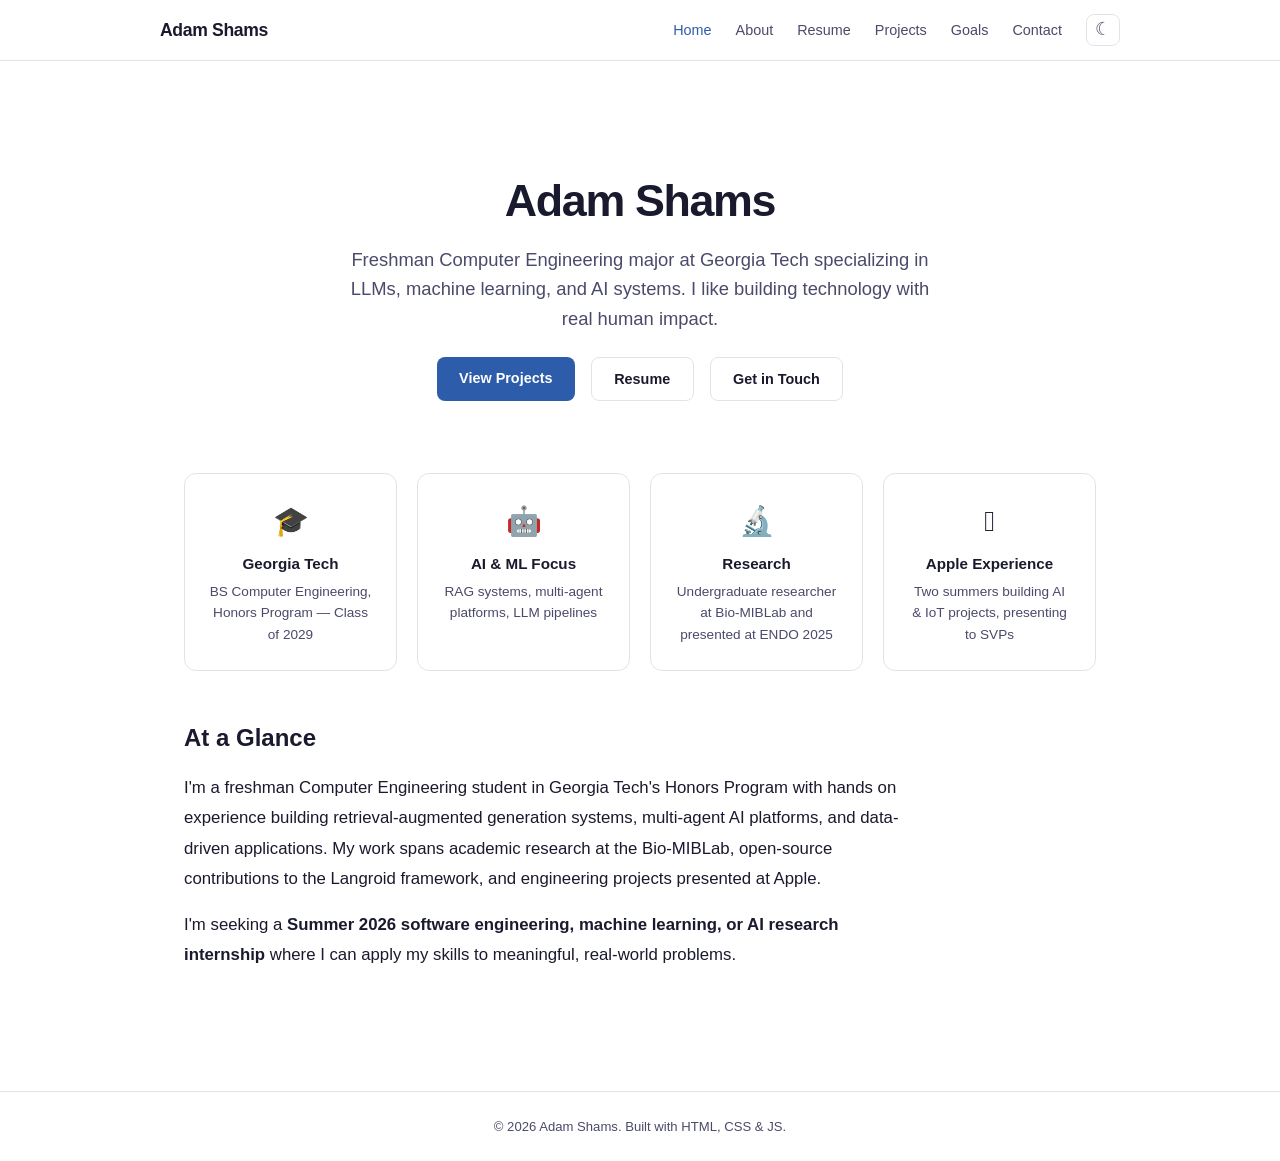
<file: index.html>
<!DOCTYPE html>
<html lang="en">
<head>
  <meta charset="UTF-8">
  <meta name="viewport" content="width=device-width, initial-scale=1.0">
  <title>Adam Shams — Computer Engineering @ Georgia Tech</title>
  <link rel="stylesheet" href="css/style.css">
</head>
<body>

<nav class="nav">
  <div class="nav-inner">
    <a href="index.html" class="nav-logo">Adam Shams</a>
    <button class="hamburger" aria-label="Toggle menu" aria-expanded="false">
      <span></span><span></span><span></span>
    </button>
    <ul class="nav-links">
      <li><a href="index.html">Home</a></li>
      <li><a href="about.html">About</a></li>
      <li><a href="resume.html">Resume</a></li>
      <li><a href="projects.html">Projects</a></li>
      <li><a href="goals.html">Goals</a></li>
      <li><a href="contact.html">Contact</a></li>
      <li><button class="theme-toggle" aria-label="Toggle theme">&#9790;</button></li>
    </ul>
  </div>
</nav>

<main class="container">
  <section class="hero">
    <h1>Adam Shams</h1>
    <p class="subtitle">Freshman Computer Engineering major at Georgia Tech specializing in LLMs, machine learning, and AI systems. I like building technology with real human impact.</p>
    <div class="hero-links">
      <a href="projects.html" class="btn btn-primary">View Projects</a>
      <a href="resume.html" class="btn btn-secondary">Resume</a>
      <a href="contact.html" class="btn btn-secondary">Get in Touch</a>
    </div>
  </section>

  <section class="section">
    <div class="highlights">
      <div class="highlight-card">
        <div class="icon">&#127891;</div>
        <h3>Georgia Tech</h3>
        <p>BS Computer Engineering, Honors Program — Class of 2029</p>
      </div>
      <div class="highlight-card">
        <div class="icon">&#129302;</div>
        <h3>AI &amp; ML Focus</h3>
        <p>RAG systems, multi-agent platforms, LLM pipelines</p>
      </div>
      <div class="highlight-card">
        <div class="icon">&#128300;</div>
        <h3>Research</h3>
        <p>Undergraduate researcher at Bio-MIBLab and presented at ENDO 2025</p>
      </div>
      <div class="highlight-card">
        <div class="icon">&#63743;</div>
        <h3>Apple Experience</h3>
        <p>Two summers building AI &amp; IoT projects, presenting to SVPs</p>
      </div>
    </div>
  </section>

  <section class="section">
    <h2>At a Glance</h2>
    <div class="bio-text" style="margin-top: 1rem;">
      <p>I'm a freshman Computer Engineering student in Georgia Tech's Honors Program with hands on experience building retrieval-augmented generation systems, multi-agent AI platforms, and data-driven applications. My work spans academic research at the Bio-MIBLab, open-source contributions to the Langroid framework, and engineering projects presented at Apple.</p>
      <p>I'm seeking a <strong>Summer 2026 software engineering, machine learning, or AI research internship</strong> where I can apply my skills to meaningful, real-world problems.</p>
    </div>
  </section>
</main>

<footer class="footer">
  &copy; 2026 Adam Shams. Built with HTML, CSS &amp; JS.
</footer>

<script src="js/main.js"></script>
</body>
</html>
</file>
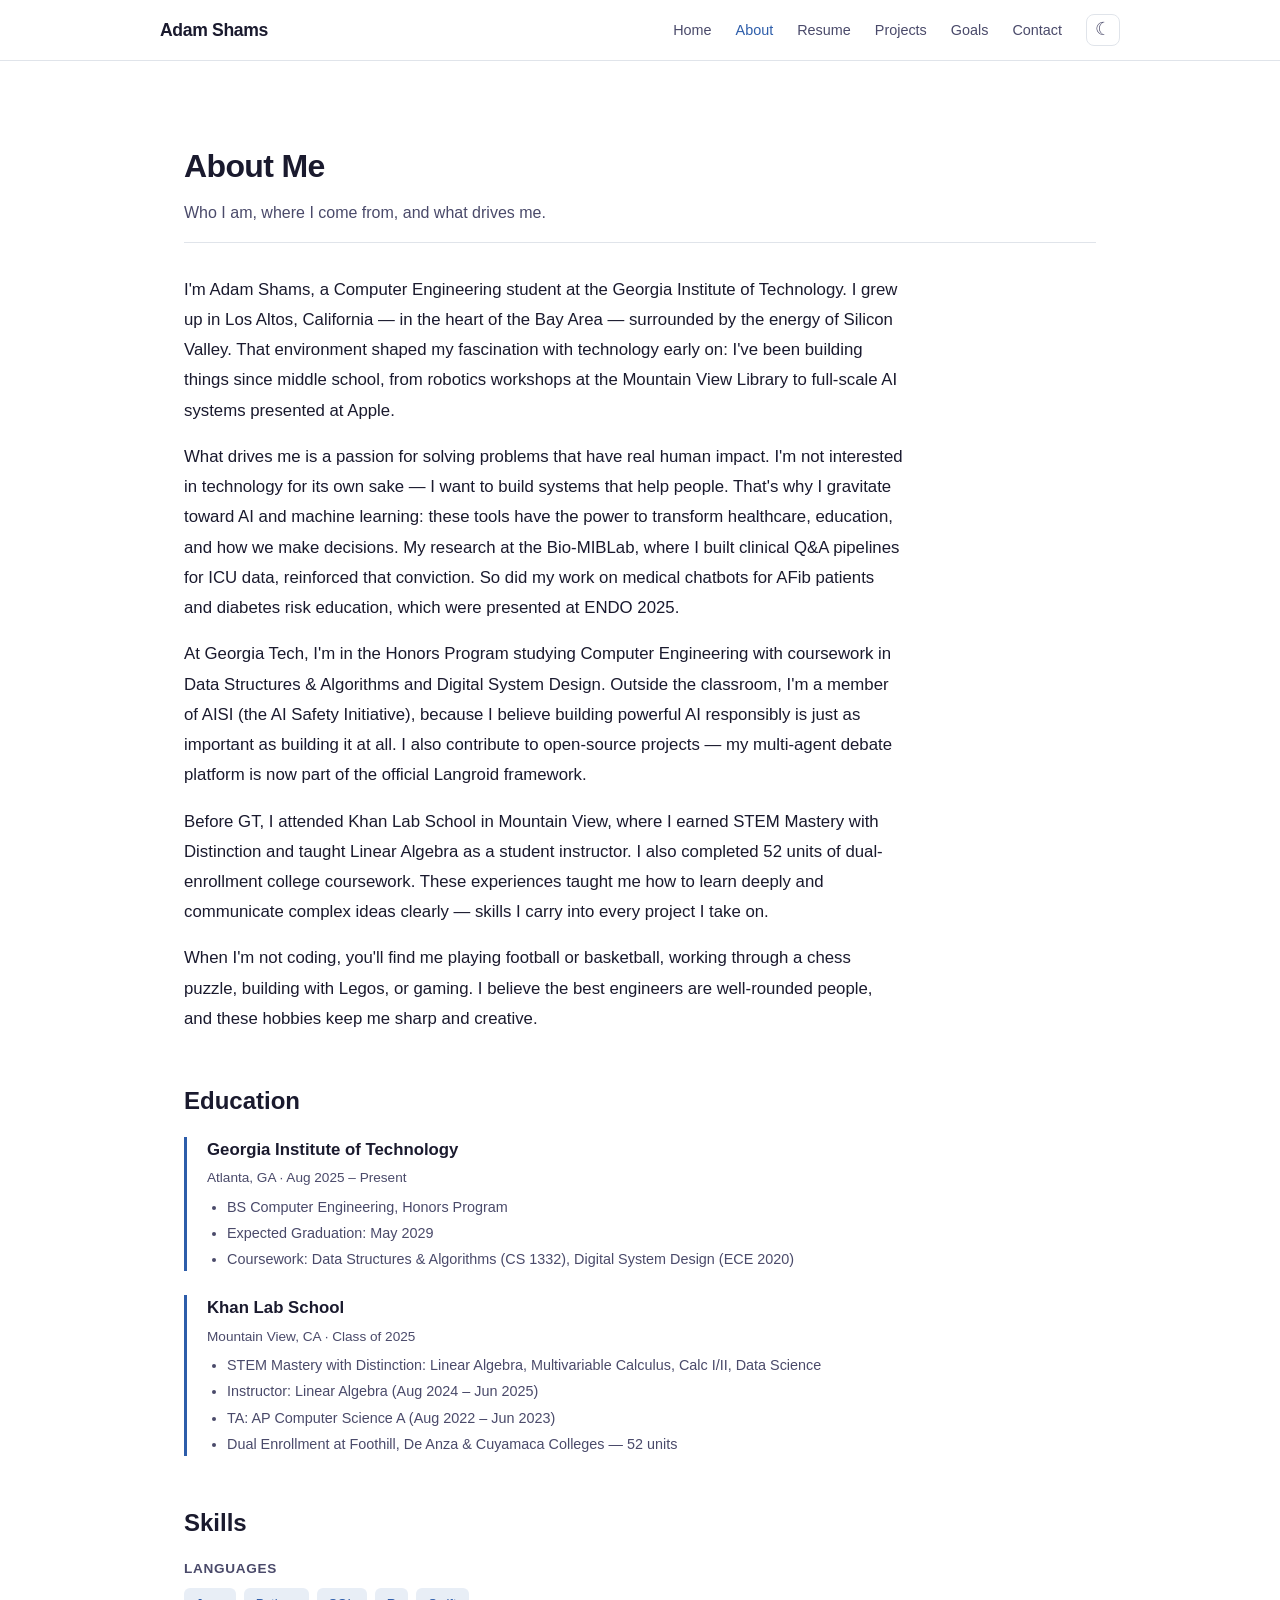
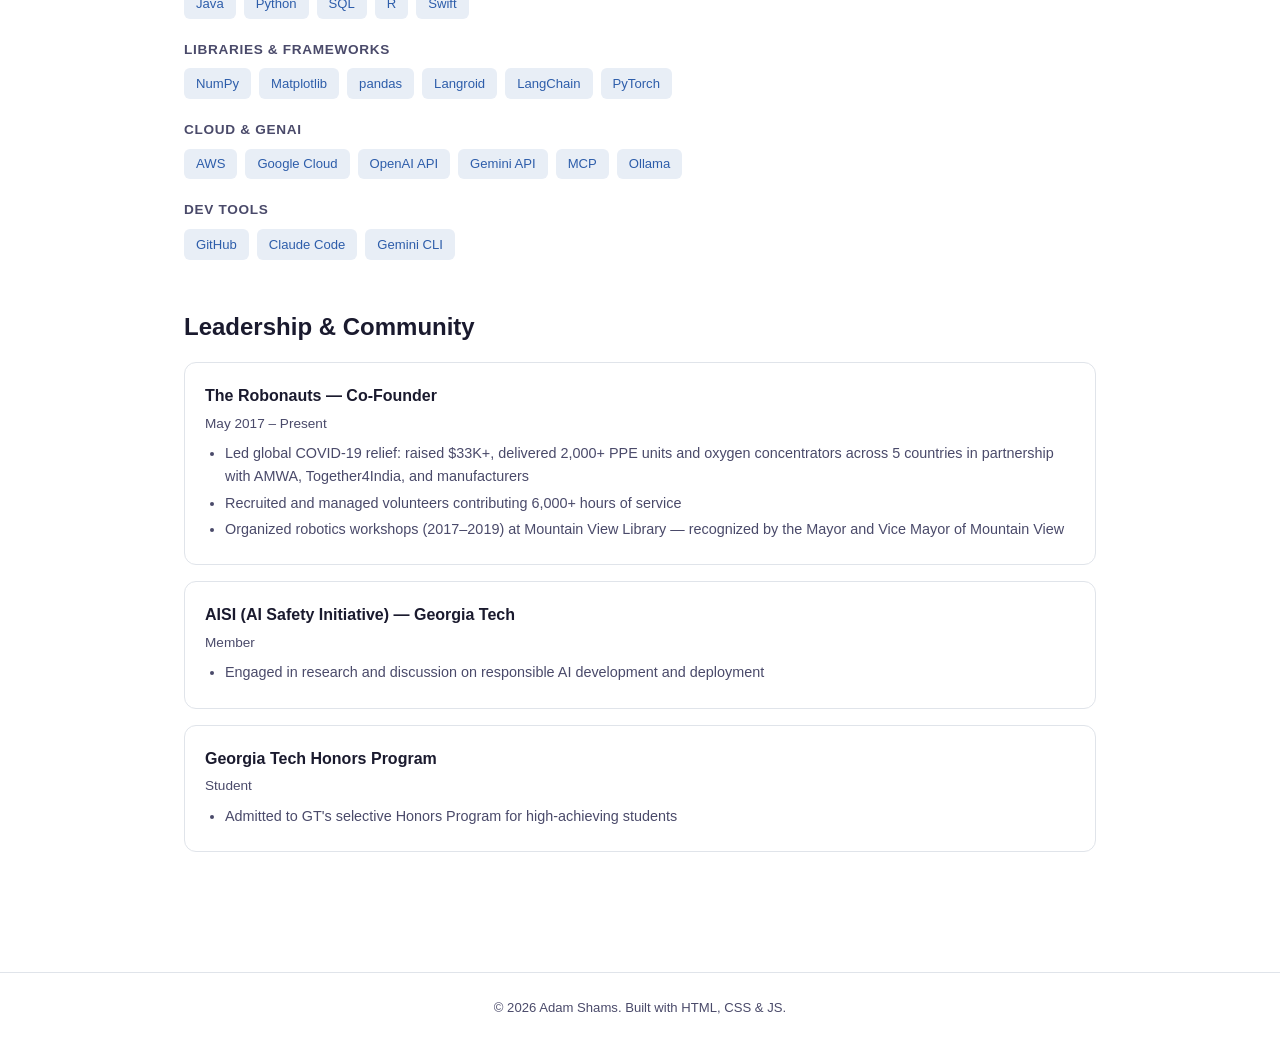
<file: about.html>
<!DOCTYPE html>
<html lang="en">
<head>
  <meta charset="UTF-8">
  <meta name="viewport" content="width=device-width, initial-scale=1.0">
  <title>About — Adam Shams</title>
  <link rel="stylesheet" href="css/style.css">
</head>
<body>

<nav class="nav">
  <div class="nav-inner">
    <a href="index.html" class="nav-logo">Adam Shams</a>
    <button class="hamburger" aria-label="Toggle menu" aria-expanded="false">
      <span></span><span></span><span></span>
    </button>
    <ul class="nav-links">
      <li><a href="index.html">Home</a></li>
      <li><a href="about.html">About</a></li>
      <li><a href="resume.html">Resume</a></li>
      <li><a href="projects.html">Projects</a></li>
      <li><a href="goals.html">Goals</a></li>
      <li><a href="contact.html">Contact</a></li>
      <li><button class="theme-toggle" aria-label="Toggle theme">&#9790;</button></li>
    </ul>
  </div>
</nav>

<main class="container">
  <div class="page-header">
    <h1>About Me</h1>
    <p>Who I am, where I come from, and what drives me.</p>
  </div>

  <!-- Biography -->
  <section class="section">
    <div class="bio-text">
      <p>I'm Adam Shams, a Computer Engineering student at the Georgia Institute of Technology. I grew up in Los Altos, California — in the heart of the Bay Area — surrounded by the energy of Silicon Valley. That environment shaped my fascination with technology early on: I've been building things since middle school, from robotics workshops at the Mountain View Library to full-scale AI systems presented at Apple.</p>

      <p>What drives me is a passion for solving problems that have real human impact. I'm not interested in technology for its own sake — I want to build systems that help people. That's why I gravitate toward AI and machine learning: these tools have the power to transform healthcare, education, and how we make decisions. My research at the Bio-MIBLab, where I built clinical Q&amp;A pipelines for ICU data, reinforced that conviction. So did my work on medical chatbots for AFib patients and diabetes risk education, which were presented at ENDO 2025.</p>

      <p>At Georgia Tech, I'm in the Honors Program studying Computer Engineering with coursework in Data Structures &amp; Algorithms and Digital System Design. Outside the classroom, I'm a member of AISI (the AI Safety Initiative), because I believe building powerful AI responsibly is just as important as building it at all. I also contribute to open-source projects — my multi-agent debate platform is now part of the official Langroid framework.</p>

      <p>Before GT, I attended Khan Lab School in Mountain View, where I earned STEM Mastery with Distinction and taught Linear Algebra as a student instructor. I also completed 52 units of dual-enrollment college coursework. These experiences taught me how to learn deeply and communicate complex ideas clearly — skills I carry into every project I take on.</p>

      <p>When I'm not coding, you'll find me playing football or basketball, working through a chess puzzle, building with Legos, or gaming. I believe the best engineers are well-rounded people, and these hobbies keep me sharp and creative.</p>
    </div>
  </section>

  <!-- Education -->
  <section class="section">
    <h2>Education</h2>
    <div style="margin-top: 1rem;">
      <div class="education-item">
        <h3>Georgia Institute of Technology</h3>
        <div class="meta">Atlanta, GA &middot; Aug 2025 – Present</div>
        <ul>
          <li>BS Computer Engineering, Honors Program</li>
          <li>Expected Graduation: May 2029</li>
          <li>Coursework: Data Structures &amp; Algorithms (CS 1332), Digital System Design (ECE 2020)</li>
        </ul>
      </div>
      <div class="education-item">
        <h3>Khan Lab School</h3>
        <div class="meta">Mountain View, CA &middot; Class of 2025</div>
        <ul>
          <li>STEM Mastery with Distinction: Linear Algebra, Multivariable Calculus, Calc I/II, Data Science</li>
          <li>Instructor: Linear Algebra (Aug 2024 – Jun 2025)</li>
          <li>TA: AP Computer Science A (Aug 2022 – Jun 2023)</li>
          <li>Dual Enrollment at Foothill, De Anza &amp; Cuyamaca Colleges — 52 units</li>
        </ul>
      </div>
    </div>
  </section>

  <!-- Skills -->
  <section class="section">
    <h2>Skills</h2>
    <div style="margin-top: 1rem;">
      <div class="skills-group">
        <h3>Languages</h3>
        <div class="tags">
          <span class="tag">Java</span>
          <span class="tag">Python</span>
          <span class="tag">SQL</span>
          <span class="tag">R</span>
          <span class="tag">Swift</span>
        </div>
      </div>
      <div class="skills-group">
        <h3>Libraries &amp; Frameworks</h3>
        <div class="tags">
          <span class="tag">NumPy</span>
          <span class="tag">Matplotlib</span>
          <span class="tag">pandas</span>
          <span class="tag">Langroid</span>
          <span class="tag">LangChain</span>
          <span class="tag">PyTorch</span>
        </div>
      </div>
      <div class="skills-group">
        <h3>Cloud &amp; GenAI</h3>
        <div class="tags">
          <span class="tag">AWS</span>
          <span class="tag">Google Cloud</span>
          <span class="tag">OpenAI API</span>
          <span class="tag">Gemini API</span>
          <span class="tag">MCP</span>
          <span class="tag">Ollama</span>
        </div>
      </div>
      <div class="skills-group">
        <h3>Dev Tools</h3>
        <div class="tags">
          <span class="tag">GitHub</span>
          <span class="tag">Claude Code</span>
          <span class="tag">Gemini CLI</span>
        </div>
      </div>
    </div>
  </section>

  <!-- Leadership -->
  <section class="section">
    <h2>Leadership &amp; Community</h2>
    <div style="margin-top: 1rem;">
      <div class="leadership-item">
        <h3>The Robonauts — Co-Founder</h3>
        <div class="meta">May 2017 – Present</div>
        <ul>
          <li>Led global COVID-19 relief: raised $33K+, delivered 2,000+ PPE units and oxygen concentrators across 5 countries in partnership with AMWA, Together4India, and manufacturers</li>
          <li>Recruited and managed volunteers contributing 6,000+ hours of service</li>
          <li>Organized robotics workshops (2017–2019) at Mountain View Library — recognized by the Mayor and Vice Mayor of Mountain View</li>
        </ul>
      </div>
      <div class="leadership-item">
        <h3>AISI (AI Safety Initiative) — Georgia Tech</h3>
        <div class="meta">Member</div>
        <ul>
          <li>Engaged in research and discussion on responsible AI development and deployment</li>
        </ul>
      </div>
      <div class="leadership-item">
        <h3>Georgia Tech Honors Program</h3>
        <div class="meta">Student</div>
        <ul>
          <li>Admitted to GT's selective Honors Program for high-achieving students</li>
        </ul>
      </div>
    </div>
  </section>
</main>

<footer class="footer">
  &copy; 2026 Adam Shams. Built with HTML, CSS &amp; JS.
</footer>

<script src="js/main.js"></script>
</body>
</html>
</file>
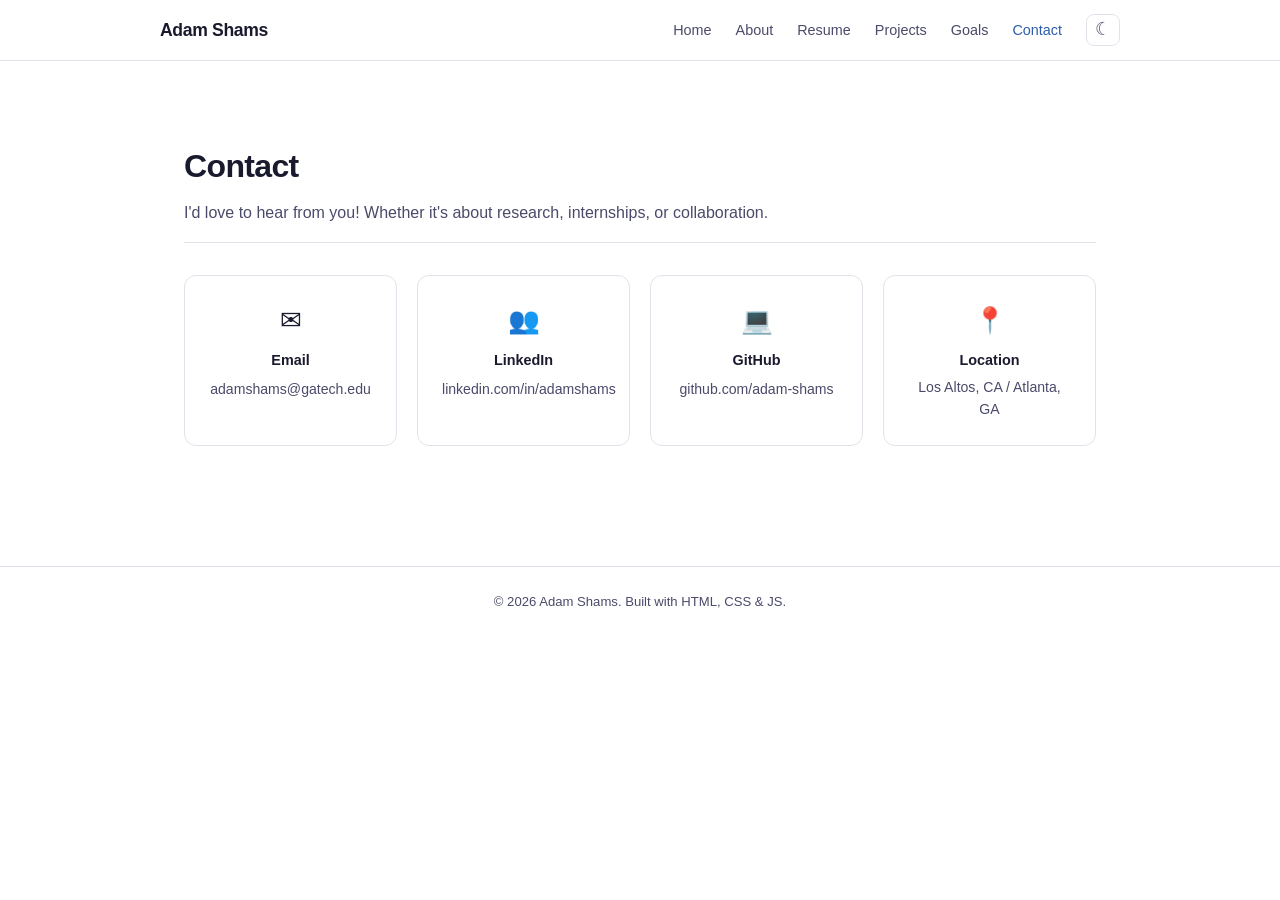
<file: contact.html>
<!DOCTYPE html>
<html lang="en">
<head>
  <meta charset="UTF-8">
  <meta name="viewport" content="width=device-width, initial-scale=1.0">
  <title>Contact — Adam Shams</title>
  <link rel="stylesheet" href="css/style.css">
</head>
<body>

<nav class="nav">
  <div class="nav-inner">
    <a href="index.html" class="nav-logo">Adam Shams</a>
    <button class="hamburger" aria-label="Toggle menu" aria-expanded="false">
      <span></span><span></span><span></span>
    </button>
    <ul class="nav-links">
      <li><a href="index.html">Home</a></li>
      <li><a href="about.html">About</a></li>
      <li><a href="resume.html">Resume</a></li>
      <li><a href="projects.html">Projects</a></li>
      <li><a href="goals.html">Goals</a></li>
      <li><a href="contact.html">Contact</a></li>
      <li><button class="theme-toggle" aria-label="Toggle theme">&#9790;</button></li>
    </ul>
  </div>
</nav>

<main class="container">
  <div class="page-header">
    <h1>Contact</h1>
    <p>I'd love to hear from you! Whether it's about research, internships, or collaboration.</p>
  </div>

  <section class="section">
    <div class="contact-grid">
      <div class="contact-card">
        <div class="icon">&#9993;</div>
        <h3>Email</h3>
        <a href="mailto:adamshams@gatech.edu">adamshams@gatech.edu</a>
      </div>
      <div class="contact-card">
        <div class="icon">&#128101;</div>
        <h3>LinkedIn</h3>
        <a href="https://www.linkedin.com/in/adamshams/" target="_blank" rel="noopener">linkedin.com/in/adamshams</a>
      </div>
      <div class="contact-card">
        <div class="icon">&#128187;</div>
        <h3>GitHub</h3>
        <a href="https://github.com/adam-shams" target="_blank" rel="noopener">github.com/adam-shams</a>
      </div>
      <div class="contact-card">
        <div class="icon">&#128205;</div>
        <h3>Location</h3>
        <p>Los Altos, CA / Atlanta, GA</p>
      </div>
    </div>
  </section>
</main>

<footer class="footer">
  &copy; 2026 Adam Shams. Built with HTML, CSS &amp; JS.
</footer>

<script src="js/main.js"></script>
</body>
</html>
</file>
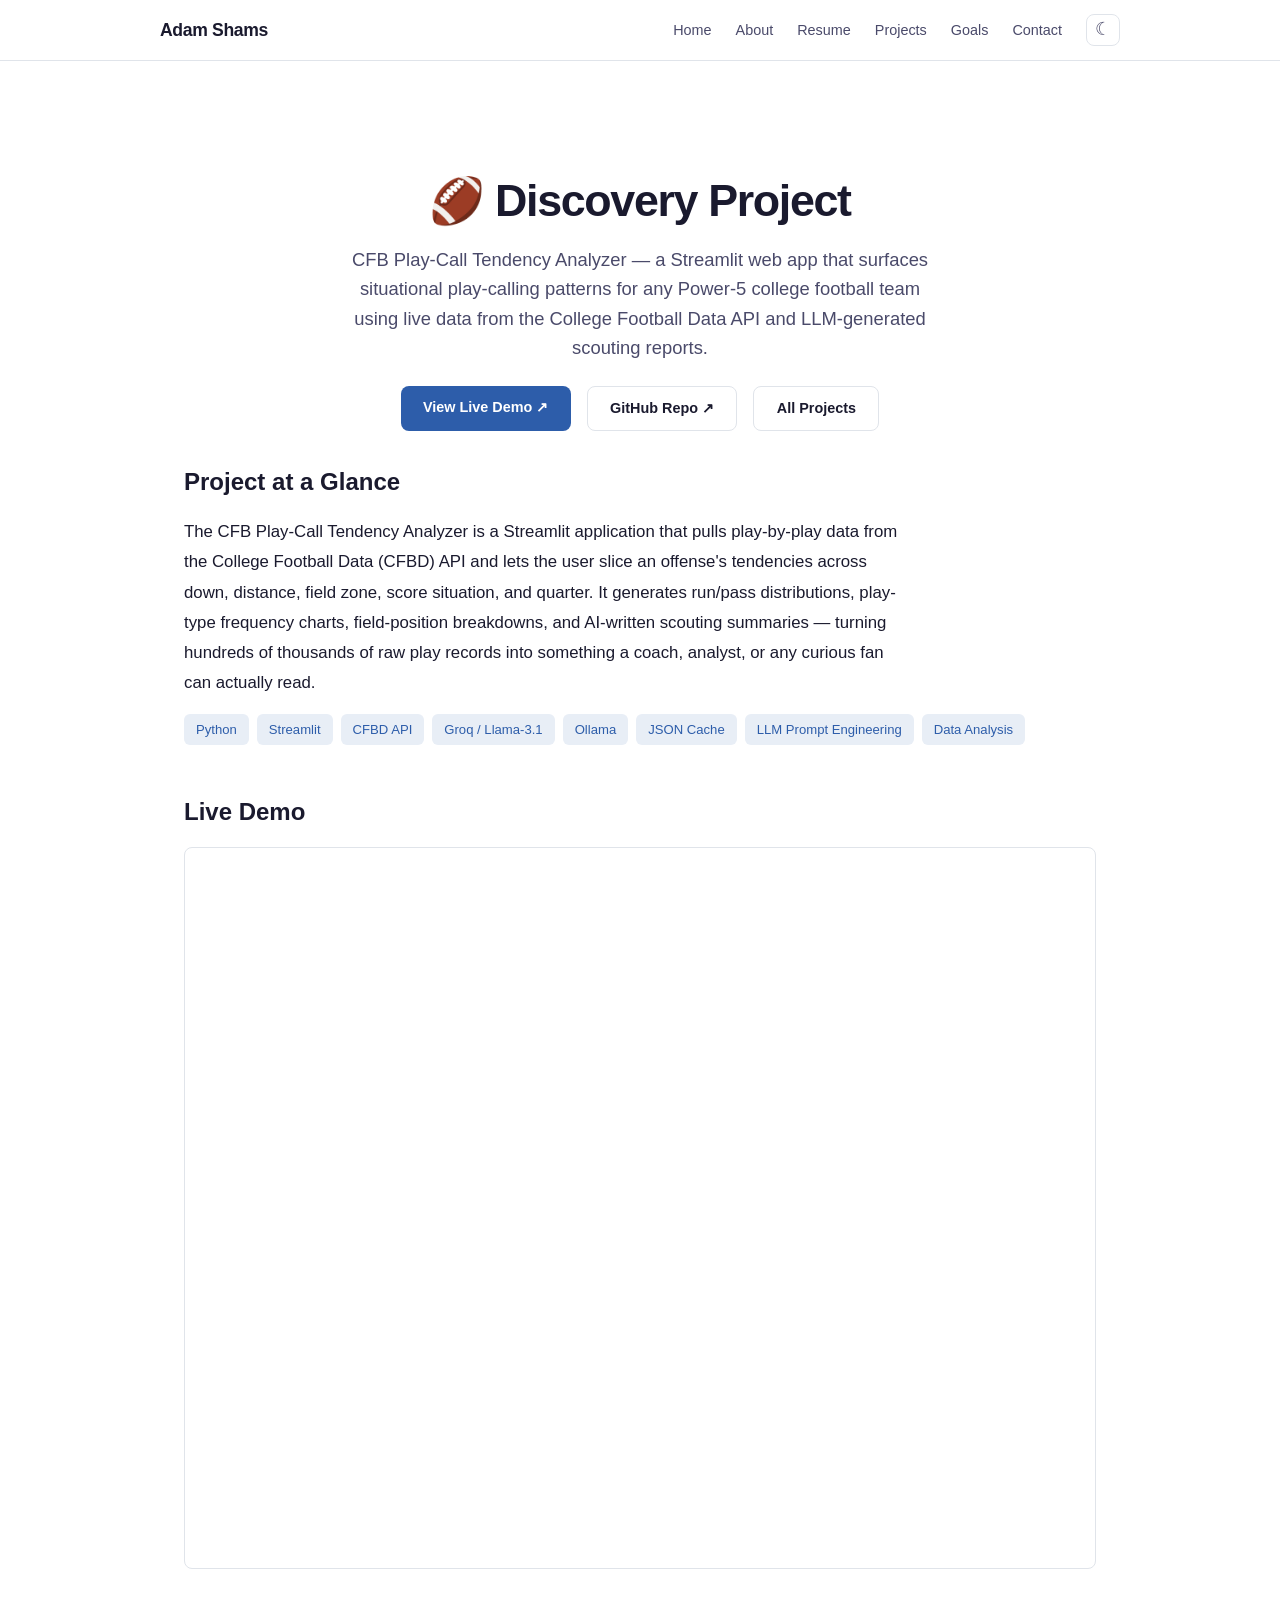
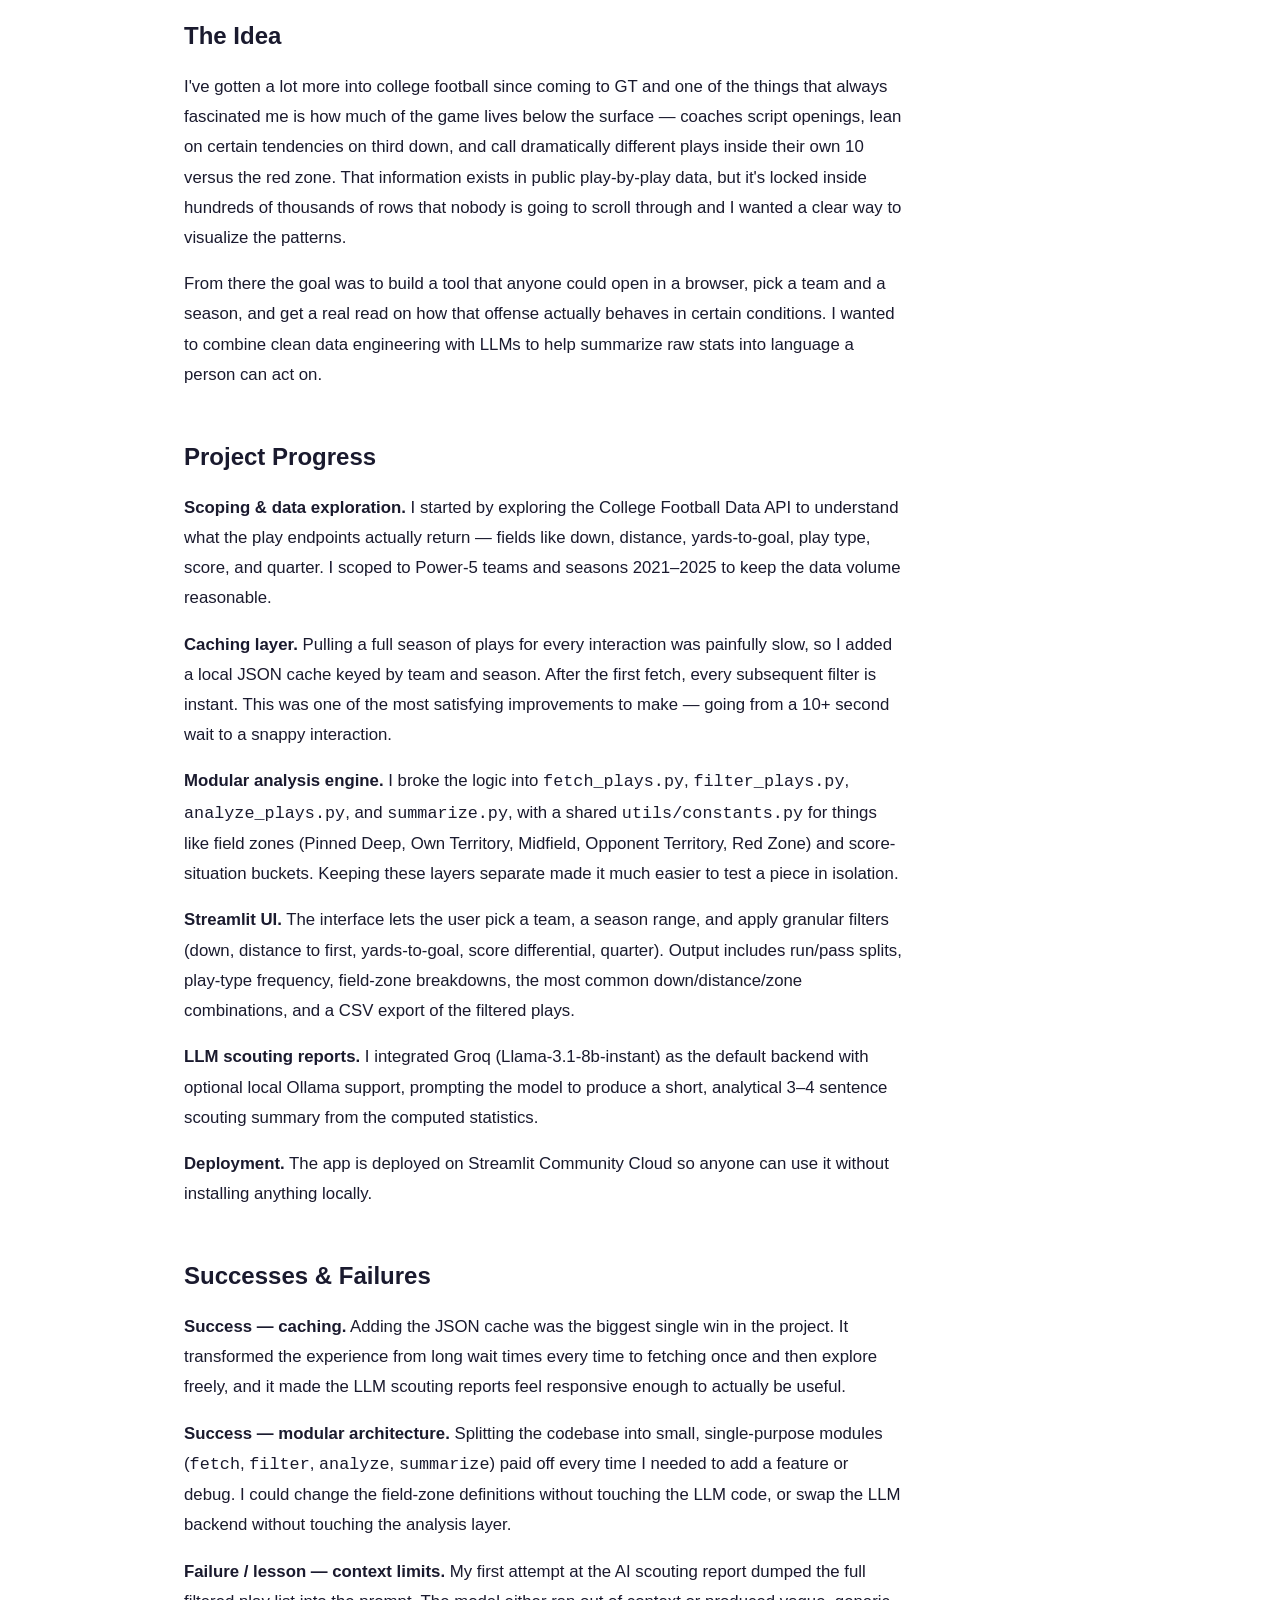
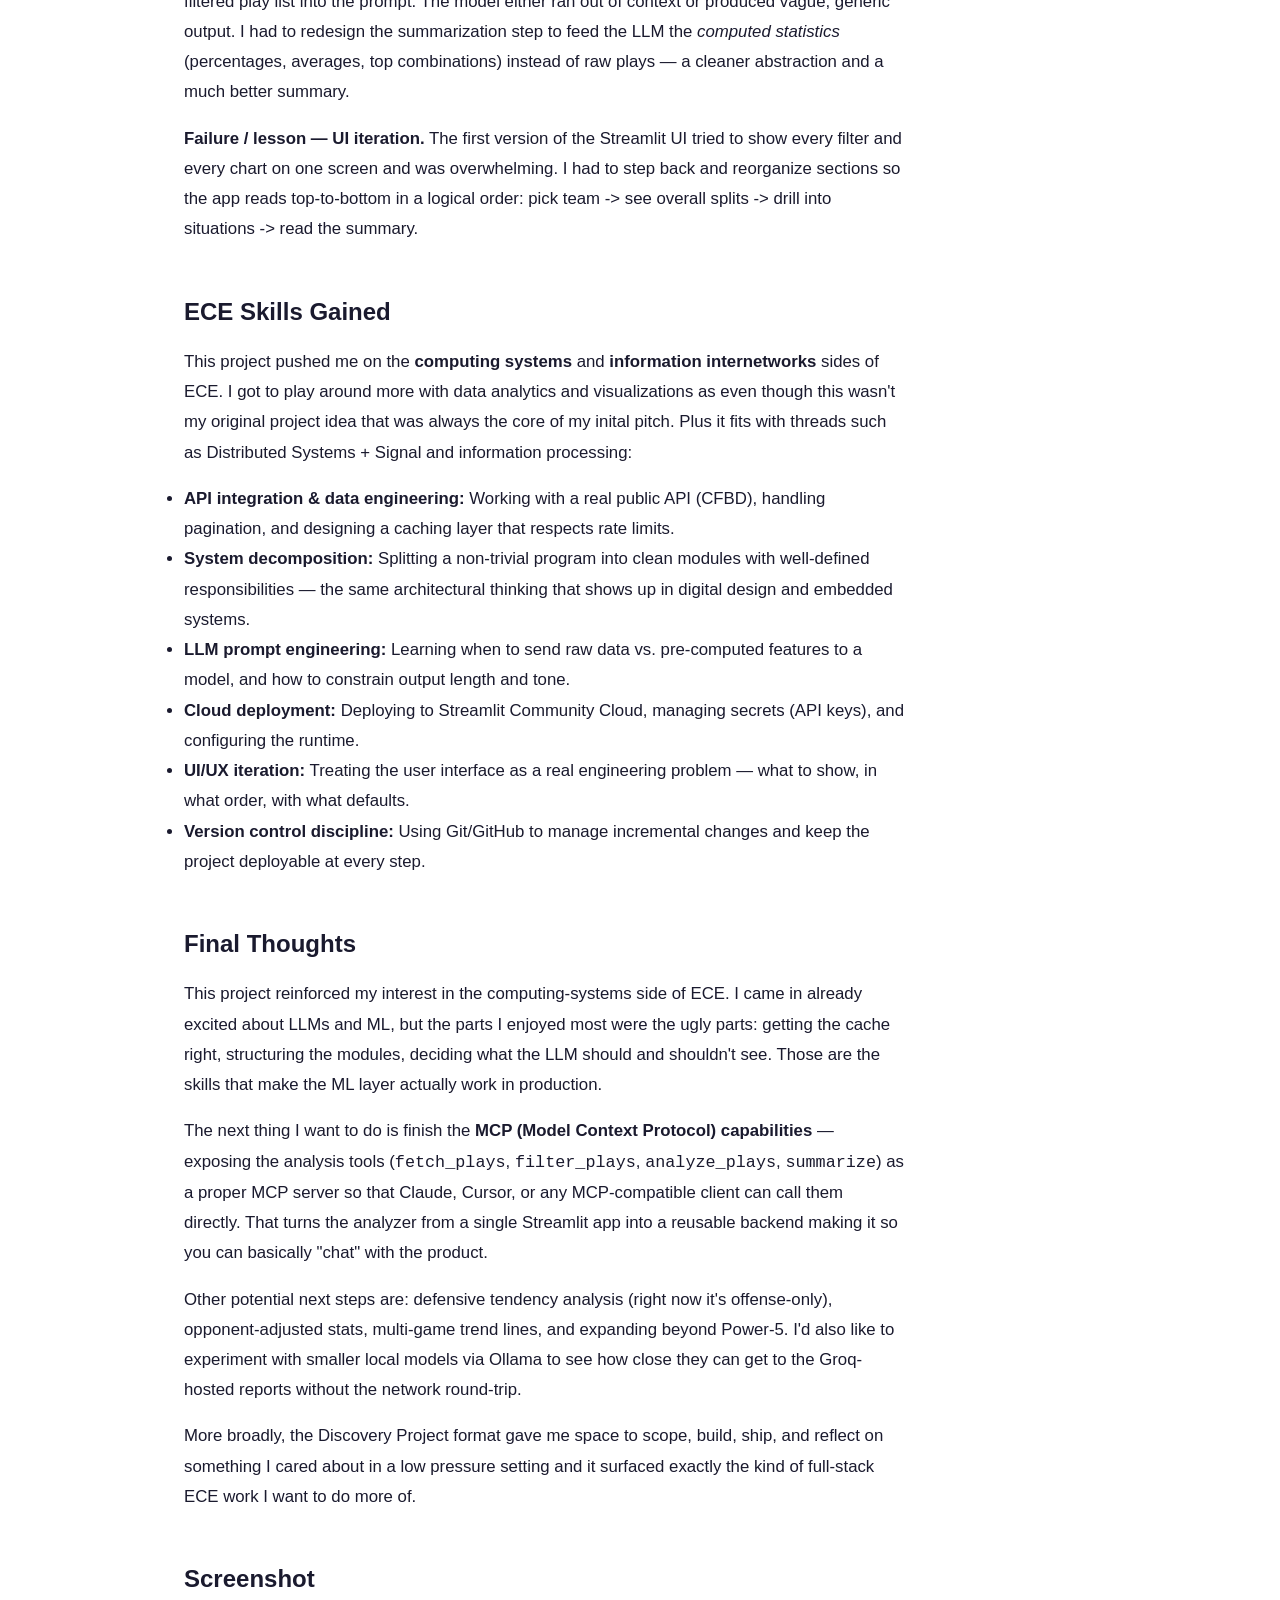
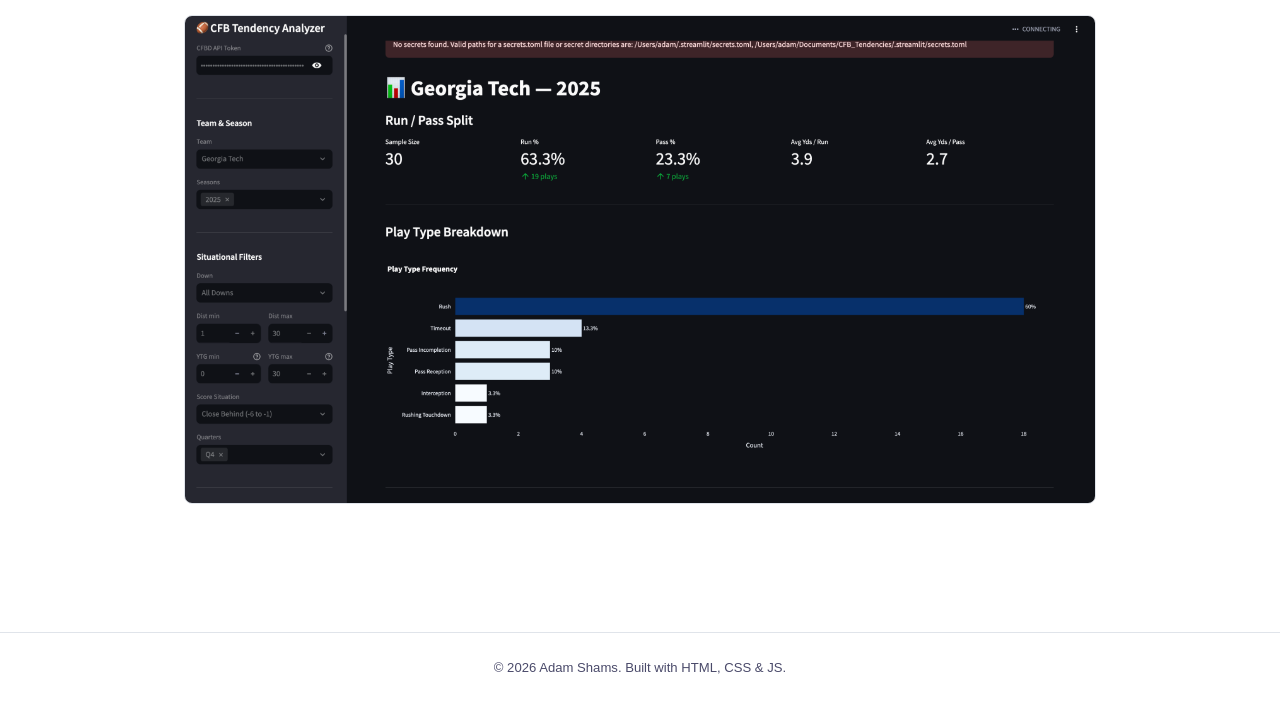
<file: discovery.html>
<!DOCTYPE html>
<html lang="en">
<head>
  <meta charset="UTF-8">
  <meta name="viewport" content="width=device-width, initial-scale=1.0">
  <title>Discovery Project — Adam Shams</title>
  <link rel="stylesheet" href="css/style.css">
</head>
<body>

<nav class="nav">
  <div class="nav-inner">
    <a href="index.html" class="nav-logo">Adam Shams</a>
    <button class="hamburger" aria-label="Toggle menu" aria-expanded="false">
      <span></span><span></span><span></span>
    </button>
    <ul class="nav-links">
      <li><a href="index.html">Home</a></li>
      <li><a href="about.html">About</a></li>
      <li><a href="resume.html">Resume</a></li>
      <li><a href="projects.html">Projects</a></li>
      <li><a href="goals.html">Goals</a></li>
      <li><a href="contact.html">Contact</a></li>
      <li><button class="theme-toggle" aria-label="Toggle theme">&#9790;</button></li>
    </ul>
  </div>
</nav>

<main class="container">
  <section class="hero">
    <h1>&#127944; Discovery Project</h1>
    <p class="subtitle">CFB Play-Call Tendency Analyzer — a Streamlit web app that surfaces situational play-calling patterns for any Power-5 college football team using live data from the College Football Data API and LLM-generated scouting reports.</p>
    <div class="hero-links">
      <a href="https://cfb-playcall-tendencies.streamlit.app" target="_blank" rel="noopener" class="btn btn-primary">View Live Demo &#8599;</a>
      <a href="https://github.com/adam-shams/CFB-Play-Tendencies" target="_blank" rel="noopener" class="btn btn-secondary">GitHub Repo &#8599;</a>
      <a href="projects.html" class="btn btn-secondary">All Projects</a>
    </div>
  </section>

  <!-- Project at a Glance -->
  <section class="section">
    <h2>Project at a Glance</h2>
    <div class="bio-text" style="margin-top: 1rem;">
      <p>The CFB Play-Call Tendency Analyzer is a Streamlit application that pulls play-by-play data from the College Football Data (CFBD) API and lets the user slice an offense's tendencies across down, distance, field zone, score situation, and quarter. It generates run/pass distributions, play-type frequency charts, field-position breakdowns, and AI-written scouting summaries — turning hundreds of thousands of raw play records into something a coach, analyst, or any curious fan can actually read.</p>
    </div>
    <div class="tags" style="margin-top: 1rem;">
      <span class="tag">Python</span>
      <span class="tag">Streamlit</span>
      <span class="tag">CFBD API</span>
      <span class="tag">Groq / Llama-3.1</span>
      <span class="tag">Ollama</span>
      <span class="tag">JSON Cache</span>
      <span class="tag">LLM Prompt Engineering</span>
      <span class="tag">Data Analysis</span>
    </div>
  </section>

  <!-- Live Demo -->
  <section class="section">
    <h2>Live Demo</h2>
    <div style="margin-top: 1rem; border-radius: 8px; overflow: hidden; border: 1px solid var(--border, #e5e5e5);">
      <iframe
        src="https://cfb-playcall-tendencies.streamlit.app/?embed=true"
        title="CFB Play-Call Tendency Analyzer"
        style="width: 100%; height: 720px; border: 0; display: block;"
        loading="lazy"
        allow="clipboard-write"
      ></iframe>
    </div>
  </section>

  <!-- The Idea -->
  <section class="section">
    <h2>The Idea</h2>
    <div class="bio-text" style="margin-top: 1rem;">
      <p>I've gotten a lot more into college football since coming to GT and one of the things that always fascinated me is how much of the game lives below the surface — coaches script openings, lean on certain tendencies on third down, and call dramatically different plays inside their own 10 versus the red zone. That information exists in public play-by-play data, but it's locked inside hundreds of thousands of rows that nobody is going to scroll through and I wanted a clear way to visualize the patterns.</p>
      <p>From there the goal was to build a tool that anyone could open in a browser, pick a team and a season, and get a real read on how that offense actually behaves in certain conditions. I wanted to combine clean data engineering with LLMs to help summarize raw stats into language a person can act on.</p>
    </div>
  </section>

  <!-- Project Progress -->
  <section class="section">
    <h2>Project Progress</h2>
    <div class="bio-text" style="margin-top: 1rem;">
      <p><strong>Scoping &amp; data exploration.</strong> I started by exploring the College Football Data API to understand what the play endpoints actually return — fields like down, distance, yards-to-goal, play type, score, and quarter. I scoped to Power-5 teams and seasons 2021–2025 to keep the data volume reasonable.</p>
      <p><strong>Caching layer.</strong> Pulling a full season of plays for every interaction was painfully slow, so I added a local JSON cache keyed by team and season. After the first fetch, every subsequent filter is instant. This was one of the most satisfying improvements to make — going from a 10+ second wait to a snappy interaction.</p>
      <p><strong>Modular analysis engine.</strong> I broke the logic into <code>fetch_plays.py</code>, <code>filter_plays.py</code>, <code>analyze_plays.py</code>, and <code>summarize.py</code>, with a shared <code>utils/constants.py</code> for things like field zones (Pinned Deep, Own Territory, Midfield, Opponent Territory, Red Zone) and score-situation buckets. Keeping these layers separate made it much easier to test a piece in isolation.</p>
      <p><strong>Streamlit UI.</strong> The interface lets the user pick a team, a season range, and apply granular filters (down, distance to first, yards-to-goal, score differential, quarter). Output includes run/pass splits, play-type frequency, field-zone breakdowns, the most common down/distance/zone combinations, and a CSV export of the filtered plays.</p>
      <p><strong>LLM scouting reports.</strong> I integrated Groq (Llama-3.1-8b-instant) as the default backend with optional local Ollama support, prompting the model to produce a short, analytical 3–4 sentence scouting summary from the computed statistics.</p>
      <p><strong>Deployment.</strong> The app is deployed on Streamlit Community Cloud so anyone can use it without installing anything locally.</p>
    </div>
  </section>

  <!-- Successes and Failures -->
  <section class="section">
    <h2>Successes &amp; Failures</h2>
    <div class="bio-text" style="margin-top: 1rem;">
      <p><strong>Success — caching.</strong> Adding the JSON cache was the biggest single win in the project. It transformed the experience from long wait times every time to fetching once and then explore freely, and it made the LLM scouting reports feel responsive enough to actually be useful.</p>
      <p><strong>Success — modular architecture.</strong> Splitting the codebase into small, single-purpose modules (<code>fetch</code>, <code>filter</code>, <code>analyze</code>, <code>summarize</code>) paid off every time I needed to add a feature or debug. I could change the field-zone definitions without touching the LLM code, or swap the LLM backend without touching the analysis layer.</p>
      <p><strong>Failure / lesson — context limits.</strong> My first attempt at the AI scouting report dumped the full filtered play list into the prompt. The model either ran out of context or produced vague, generic output. I had to redesign the summarization step to feed the LLM the <em>computed statistics</em> (percentages, averages, top combinations) instead of raw plays — a cleaner abstraction and a much better summary.</p>
      <p><strong>Failure / lesson — UI iteration.</strong> The first version of the Streamlit UI tried to show every filter and every chart on one screen and was overwhelming. I had to step back and reorganize sections so the app reads top-to-bottom in a logical order: pick team -> see overall splits -> drill into situations -> read the summary.</p>
    </div>
  </section>

  <!-- ECE Skills Gained -->
  <section class="section">
    <h2>ECE Skills Gained</h2>
    <div class="bio-text" style="margin-top: 1rem;">
      <p>This project pushed me on the <strong>computing systems</strong> and <strong>information internetworks</strong> sides of ECE. I got to play around more with data analytics and visualizations as even though this wasn't my original project idea that was always the core of my inital pitch. Plus it fits with threads such as Distributed Systems + Signal and information processing:</p>
      <ul>
        <li><strong>API integration &amp; data engineering:</strong> Working with a real public API (CFBD), handling pagination, and designing a caching layer that respects rate limits.</li>
        <li><strong>System decomposition:</strong> Splitting a non-trivial program into clean modules with well-defined responsibilities — the same architectural thinking that shows up in digital design and embedded systems.</li>
        <li><strong>LLM prompt engineering:</strong> Learning when to send raw data vs. pre-computed features to a model, and how to constrain output length and tone.</li>
        <li><strong>Cloud deployment:</strong> Deploying to Streamlit Community Cloud, managing secrets (API keys), and configuring the runtime.</li>
        <li><strong>UI/UX iteration:</strong> Treating the user interface as a real engineering problem — what to show, in what order, with what defaults.</li>
        <li><strong>Version control discipline:</strong> Using Git/GitHub to manage incremental changes and keep the project deployable at every step.</li>
      </ul>
    </div>
  </section>

  <!-- Final Thoughts -->
  <section class="section">
    <h2>Final Thoughts</h2>
    <div class="bio-text" style="margin-top: 1rem;">
      <p>This project reinforced my interest in the computing-systems side of ECE. I came in already excited about LLMs and ML, but the parts I enjoyed most were the ugly parts: getting the cache right, structuring the modules, deciding what the LLM should and shouldn't see. Those are the skills that make the ML layer actually work in production.</p>
      <p>The next thing I want to do is finish the <strong>MCP (Model Context Protocol) capabilities</strong> — exposing the analysis tools (<code>fetch_plays</code>, <code>filter_plays</code>, <code>analyze_plays</code>, <code>summarize</code>) as a proper MCP server so that Claude, Cursor, or any MCP-compatible client can call them directly. That turns the analyzer from a single Streamlit app into a reusable backend making it so you can basically "chat" with the product.</p>
      <p>Other potential next steps are: defensive tendency analysis (right now it's offense-only), opponent-adjusted stats, multi-game trend lines, and expanding beyond Power-5. I'd also like to experiment with smaller local models via Ollama to see how close they can get to the Groq-hosted reports without the network round-trip.</p>
      <p>More broadly, the Discovery Project format gave me space to scope, build, ship, and reflect on something I cared about in a low pressure setting and it surfaced exactly the kind of full-stack ECE work I want to do more of.</p>
    </div>
  </section>

  <!-- Screenshot -->
  <section class="section">
    <h2>Screenshot</h2>
    <img src="assets/images/cfb example.png" alt="CFB Play-Call Tendency Analyzer — example view" style="width: 100%; border-radius: 8px; border: 1px solid var(--border, #e5e5e5); margin-top: 1rem;">
  </section>
</main>

<footer class="footer">
  &copy; 2026 Adam Shams. Built with HTML, CSS &amp; JS.
</footer>

<script src="js/main.js"></script>
</body>
</html>
</file>
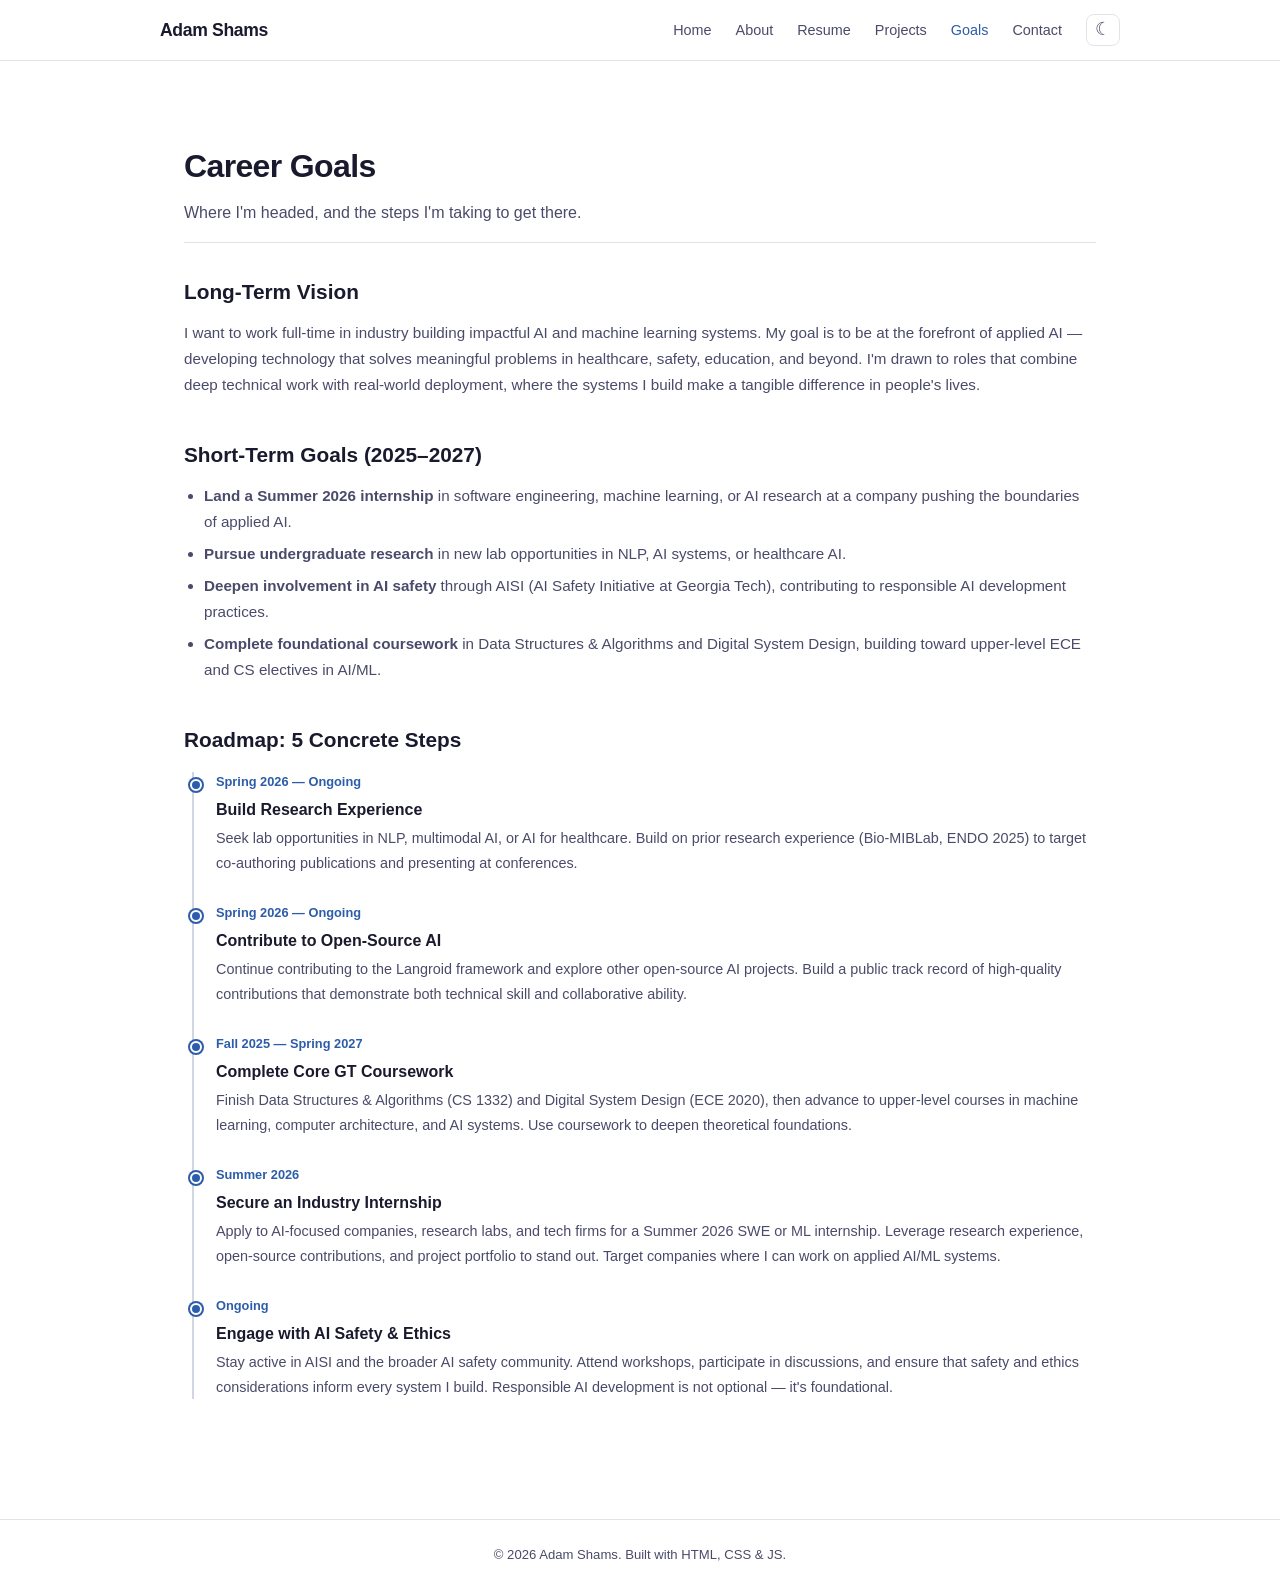
<file: goals.html>
<!DOCTYPE html>
<html lang="en">
<head>
  <meta charset="UTF-8">
  <meta name="viewport" content="width=device-width, initial-scale=1.0">
  <title>Career Goals — Adam Shams</title>
  <link rel="stylesheet" href="css/style.css">
</head>
<body>

<nav class="nav">
  <div class="nav-inner">
    <a href="index.html" class="nav-logo">Adam Shams</a>
    <button class="hamburger" aria-label="Toggle menu" aria-expanded="false">
      <span></span><span></span><span></span>
    </button>
    <ul class="nav-links">
      <li><a href="index.html">Home</a></li>
      <li><a href="about.html">About</a></li>
      <li><a href="resume.html">Resume</a></li>
      <li><a href="projects.html">Projects</a></li>
      <li><a href="goals.html">Goals</a></li>
      <li><a href="contact.html">Contact</a></li>
      <li><button class="theme-toggle" aria-label="Toggle theme">&#9790;</button></li>
    </ul>
  </div>
</nav>

<main class="container">
  <div class="page-header">
    <h1>Career Goals</h1>
    <p>Where I'm headed, and the steps I'm taking to get there.</p>
  </div>

  <section class="section">
    <div class="goal-block">
      <h2>Long-Term Vision</h2>
      <p>I want to work full-time in industry building impactful AI and machine learning systems. My goal is to be at the forefront of applied AI — developing technology that solves meaningful problems in healthcare, safety, education, and beyond. I'm drawn to roles that combine deep technical work with real-world deployment, where the systems I build make a tangible difference in people's lives.</p>
    </div>

    <div class="goal-block">
      <h2>Short-Term Goals (2025–2027)</h2>
      <ul>
        <li><strong>Land a Summer 2026 internship</strong> in software engineering, machine learning, or AI research at a company pushing the boundaries of applied AI.</li>
        <li><strong>Pursue undergraduate research</strong> in new lab opportunities in NLP, AI systems, or healthcare AI.</li>
        <li><strong>Deepen involvement in AI safety</strong> through AISI (AI Safety Initiative at Georgia Tech), contributing to responsible AI development practices.</li>
        <li><strong>Complete foundational coursework</strong> in Data Structures &amp; Algorithms and Digital System Design, building toward upper-level ECE and CS electives in AI/ML.</li>
      </ul>
    </div>

    <div class="goal-block">
      <h2>Roadmap: 5 Concrete Steps</h2>
      <div class="timeline">
        <div class="timeline-step">
          <div class="time">Spring 2026 — Ongoing</div>
          <h3>Build Research Experience</h3>
          <p>Seek lab opportunities in NLP, multimodal AI, or AI for healthcare. Build on prior research experience (Bio-MIBLab, ENDO 2025) to target co-authoring publications and presenting at conferences.</p>
        </div>
        <div class="timeline-step">
          <div class="time">Spring 2026 — Ongoing</div>
          <h3>Contribute to Open-Source AI</h3>
          <p>Continue contributing to the Langroid framework and explore other open-source AI projects. Build a public track record of high-quality contributions that demonstrate both technical skill and collaborative ability.</p>
        </div>
        <div class="timeline-step">
          <div class="time">Fall 2025 — Spring 2027</div>
          <h3>Complete Core GT Coursework</h3>
          <p>Finish Data Structures &amp; Algorithms (CS 1332) and Digital System Design (ECE 2020), then advance to upper-level courses in machine learning, computer architecture, and AI systems. Use coursework to deepen theoretical foundations.</p>
        </div>
        <div class="timeline-step">
          <div class="time">Summer 2026</div>
          <h3>Secure an Industry Internship</h3>
          <p>Apply to AI-focused companies, research labs, and tech firms for a Summer 2026 SWE or ML internship. Leverage research experience, open-source contributions, and project portfolio to stand out. Target companies where I can work on applied AI/ML systems.</p>
        </div>
        <div class="timeline-step">
          <div class="time">Ongoing</div>
          <h3>Engage with AI Safety &amp; Ethics</h3>
          <p>Stay active in AISI and the broader AI safety community. Attend workshops, participate in discussions, and ensure that safety and ethics considerations inform every system I build. Responsible AI development is not optional — it's foundational.</p>
        </div>
      </div>
    </div>
  </section>
</main>

<footer class="footer">
  &copy; 2026 Adam Shams. Built with HTML, CSS &amp; JS.
</footer>

<script src="js/main.js"></script>
</body>
</html>
</file>
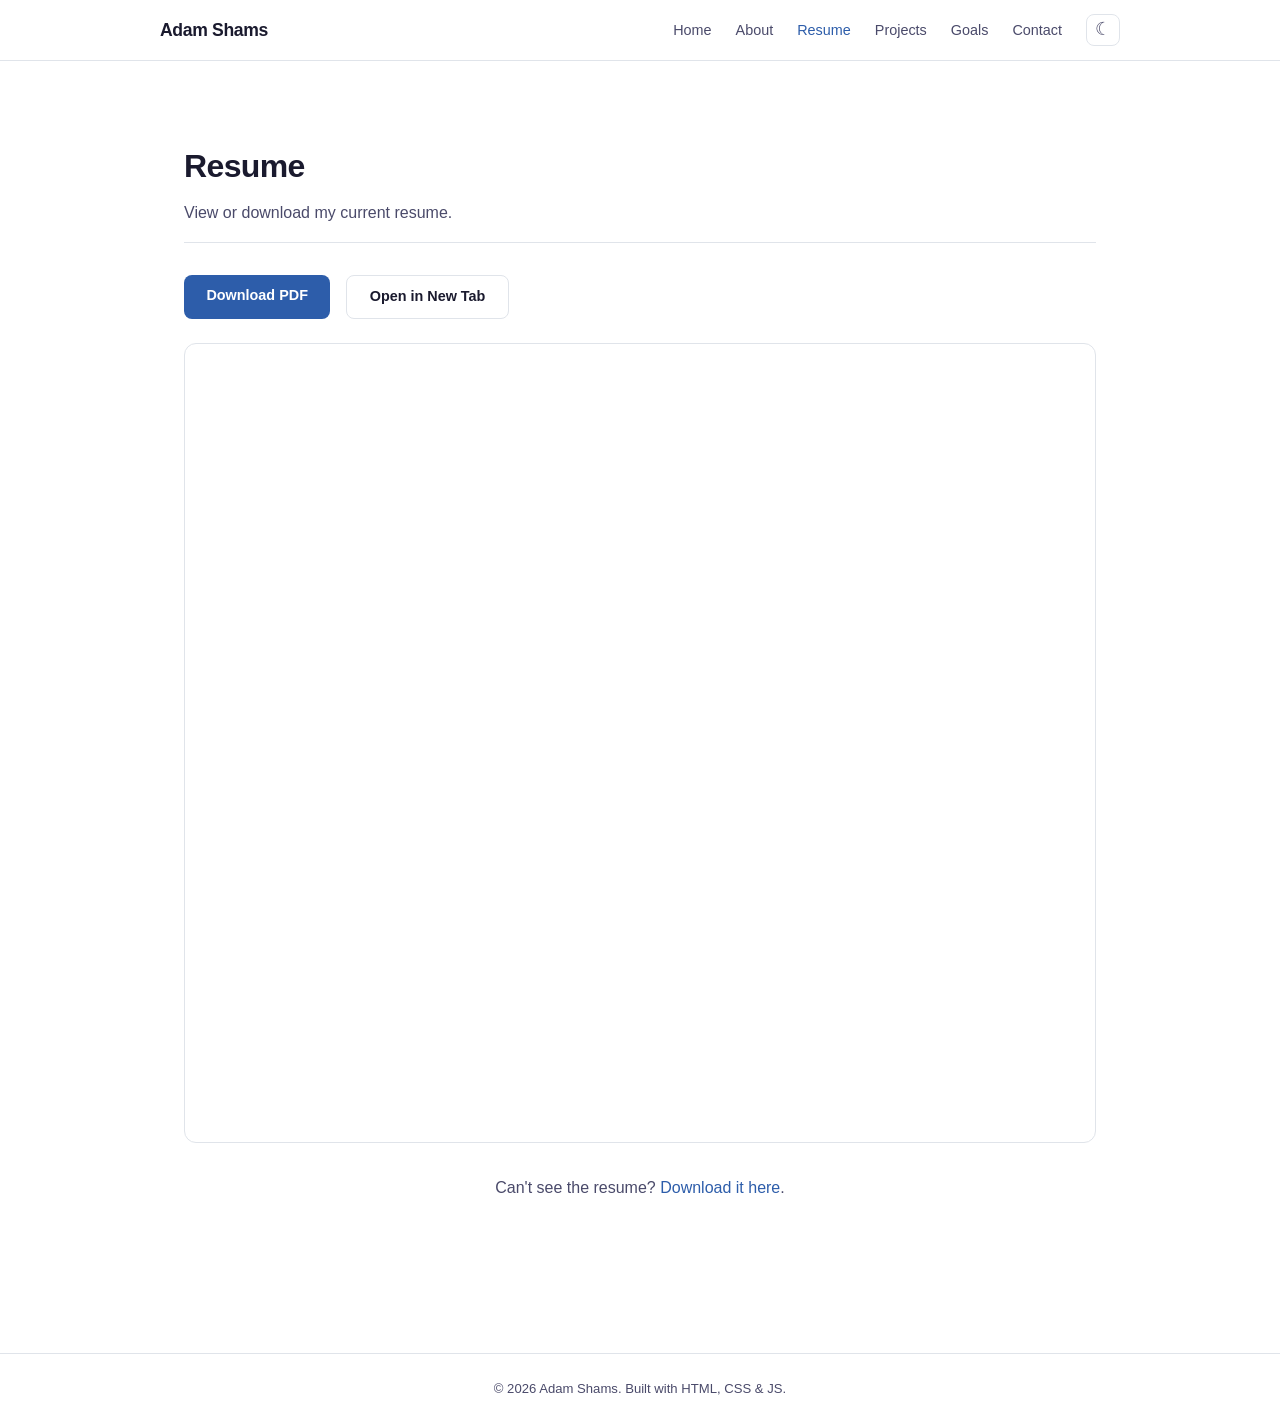
<file: resume.html>
<!DOCTYPE html>
<html lang="en">
<head>
  <meta charset="UTF-8">
  <meta name="viewport" content="width=device-width, initial-scale=1.0">
  <title>Resume — Adam Shams</title>
  <link rel="stylesheet" href="css/style.css">
</head>
<body>

<nav class="nav">
  <div class="nav-inner">
    <a href="index.html" class="nav-logo">Adam Shams</a>
    <button class="hamburger" aria-label="Toggle menu" aria-expanded="false">
      <span></span><span></span><span></span>
    </button>
    <ul class="nav-links">
      <li><a href="index.html">Home</a></li>
      <li><a href="about.html">About</a></li>
      <li><a href="resume.html">Resume</a></li>
      <li><a href="projects.html">Projects</a></li>
      <li><a href="goals.html">Goals</a></li>
      <li><a href="contact.html">Contact</a></li>
      <li><button class="theme-toggle" aria-label="Toggle theme">&#9790;</button></li>
    </ul>
  </div>
</nav>

<main class="container">
  <div class="page-header">
    <h1>Resume</h1>
    <p>View or download my current resume.</p>
  </div>

  <section class="section">
    <div class="resume-actions">
      <a href="assets/Adam Shams Resume.pdf" download class="btn btn-primary">Download PDF</a>
      <a href="assets/Adam Shams Resume.pdf" target="_blank" class="btn btn-secondary">Open in New Tab</a>
    </div>

    <div class="resume-embed">
      <iframe src="assets/Adam Shams Resume.pdf" title="Adam Shams Resume"></iframe>
    </div>

    <div class="resume-fallback">
      <p>Can't see the resume? <a href="assets/Adam Shams Resume.pdf" download>Download it here</a>.</p>
    </div>
  </section>
</main>

<footer class="footer">
  &copy; 2026 Adam Shams. Built with HTML, CSS &amp; JS.
</footer>

<script src="js/main.js"></script>
</body>
</html>
</file>
<file: css/style.css>
/* ===== CSS Custom Properties ===== */
:root {
  --bg: #ffffff;
  --bg-secondary: #f5f7fa;
  --text: #1a1a2e;
  --text-secondary: #4a4a6a;
  --accent: #2d5daa;
  --accent-hover: #1e4a8a;
  --border: #e0e4ea;
  --card-bg: #ffffff;
  --card-shadow: 0 2px 8px rgba(0, 0, 0, 0.08);
  --nav-bg: rgba(255, 255, 255, 0.95);
  --tag-bg: #e8eef6;
  --tag-text: #2d5daa;
  --timeline-line: #d0d7e2;
}

[data-theme="dark"] {
  --bg: #0f1117;
  --bg-secondary: #1a1c25;
  --text: #e4e6ec;
  --text-secondary: #9a9cb0;
  --accent: #5b8def;
  --accent-hover: #7ba4ff;
  --border: #2a2d3a;
  --card-bg: #1a1c25;
  --card-shadow: 0 2px 8px rgba(0, 0, 0, 0.3);
  --nav-bg: rgba(15, 17, 23, 0.95);
  --tag-bg: #1e2a42;
  --tag-text: #5b8def;
  --timeline-line: #2a2d3a;
}

/* ===== Reset & Base ===== */
*, *::before, *::after {
  box-sizing: border-box;
  margin: 0;
  padding: 0;
}

html {
  scroll-behavior: smooth;
}

body {
  font-family: -apple-system, BlinkMacSystemFont, "Segoe UI", Roboto, Helvetica, Arial, sans-serif;
  background: var(--bg);
  color: var(--text);
  line-height: 1.6;
  transition: background 0.3s, color 0.3s;
}

a {
  color: var(--accent);
  text-decoration: none;
  transition: color 0.2s;
}

a:hover {
  color: var(--accent-hover);
}

img {
  max-width: 100%;
  height: auto;
}

/* ===== Navigation ===== */
.nav {
  position: sticky;
  top: 0;
  z-index: 100;
  background: var(--nav-bg);
  backdrop-filter: blur(12px);
  border-bottom: 1px solid var(--border);
  padding: 0 1.5rem;
}

.nav-inner {
  max-width: 960px;
  margin: 0 auto;
  display: flex;
  align-items: center;
  justify-content: space-between;
  height: 60px;
}

.nav-logo {
  font-weight: 700;
  font-size: 1.1rem;
  color: var(--text);
  letter-spacing: -0.02em;
}

.nav-links {
  display: flex;
  align-items: center;
  gap: 1.5rem;
  list-style: none;
}

.nav-links a {
  color: var(--text-secondary);
  font-size: 0.9rem;
  font-weight: 500;
  transition: color 0.2s;
}

.nav-links a:hover,
.nav-links a.active {
  color: var(--accent);
}

.theme-toggle {
  background: none;
  border: 1px solid var(--border);
  border-radius: 8px;
  padding: 0.4rem 0.5rem;
  cursor: pointer;
  color: var(--text-secondary);
  font-size: 1.1rem;
  line-height: 1;
  transition: border-color 0.2s, color 0.2s;
}

.theme-toggle:hover {
  border-color: var(--accent);
  color: var(--accent);
}

.hamburger {
  display: none;
  background: none;
  border: none;
  cursor: pointer;
  padding: 0.5rem;
  color: var(--text);
}

.hamburger span {
  display: block;
  width: 22px;
  height: 2px;
  background: var(--text);
  margin: 5px 0;
  transition: transform 0.3s, opacity 0.3s;
}

/* ===== Layout ===== */
.container {
  max-width: 960px;
  margin: 0 auto;
  padding: 2.5rem 1.5rem;
}

.section {
  margin-bottom: 3rem;
}

/* ===== Hero (index) ===== */
.hero {
  padding: 4rem 0 2rem;
  text-align: center;
}

.hero h1 {
  font-size: 2.8rem;
  font-weight: 800;
  letter-spacing: -0.03em;
  margin-bottom: 0.5rem;
}

.hero .subtitle {
  font-size: 1.15rem;
  color: var(--text-secondary);
  max-width: 600px;
  margin: 0 auto 1.5rem;
  line-height: 1.6;
}

.hero-links {
  display: flex;
  justify-content: center;
  gap: 1rem;
  flex-wrap: wrap;
}

.btn {
  display: inline-block;
  padding: 0.6rem 1.4rem;
  border-radius: 8px;
  font-weight: 600;
  font-size: 0.9rem;
  transition: background 0.2s, color 0.2s, box-shadow 0.2s;
}

.btn-primary {
  background: var(--accent);
  color: #fff;
}

.btn-primary:hover {
  background: var(--accent-hover);
  color: #fff;
  box-shadow: 0 2px 12px rgba(45, 93, 170, 0.3);
}

.btn-secondary {
  border: 1px solid var(--border);
  color: var(--text);
  background: var(--card-bg);
}

.btn-secondary:hover {
  border-color: var(--accent);
  color: var(--accent);
}

/* ===== Highlights Grid (index) ===== */
.highlights {
  display: grid;
  grid-template-columns: repeat(auto-fit, minmax(200px, 1fr));
  gap: 1.25rem;
  margin-top: 2.5rem;
}

.highlight-card {
  background: var(--card-bg);
  border: 1px solid var(--border);
  border-radius: 12px;
  padding: 1.5rem;
  text-align: center;
  transition: box-shadow 0.2s, border-color 0.2s;
}

.highlight-card:hover {
  box-shadow: var(--card-shadow);
  border-color: var(--accent);
}

.highlight-card .icon {
  font-size: 1.8rem;
  margin-bottom: 0.5rem;
}

.highlight-card h3 {
  font-size: 0.95rem;
  font-weight: 700;
  margin-bottom: 0.25rem;
}

.highlight-card p {
  font-size: 0.85rem;
  color: var(--text-secondary);
}

/* ===== Page Header ===== */
.page-header {
  padding: 2.5rem 0 1rem;
  border-bottom: 1px solid var(--border);
  margin-bottom: 2rem;
}

.page-header h1 {
  font-size: 2rem;
  font-weight: 800;
  letter-spacing: -0.02em;
}

.page-header p {
  color: var(--text-secondary);
  margin-top: 0.5rem;
  max-width: 600px;
}

/* ===== About Page ===== */
.bio-text {
  font-size: 1.05rem;
  line-height: 1.8;
  max-width: 720px;
}

.bio-text p {
  margin-bottom: 1rem;
}

.education-item {
  border-left: 3px solid var(--accent);
  padding-left: 1.25rem;
  margin-bottom: 1.5rem;
}

.education-item h3 {
  font-size: 1.05rem;
  margin-bottom: 0.25rem;
}

.education-item .meta {
  font-size: 0.85rem;
  color: var(--text-secondary);
  margin-bottom: 0.4rem;
}

.education-item ul {
  padding-left: 1.25rem;
  color: var(--text-secondary);
  font-size: 0.9rem;
}

.education-item li {
  margin-bottom: 0.2rem;
}

/* ===== Skills Tags ===== */
.skills-group {
  margin-bottom: 1.25rem;
}

.skills-group h3 {
  font-size: 0.85rem;
  text-transform: uppercase;
  letter-spacing: 0.05em;
  color: var(--text-secondary);
  margin-bottom: 0.5rem;
}

.tags {
  display: flex;
  flex-wrap: wrap;
  gap: 0.5rem;
}

.tag {
  background: var(--tag-bg);
  color: var(--tag-text);
  padding: 0.3rem 0.75rem;
  border-radius: 6px;
  font-size: 0.82rem;
  font-weight: 500;
}

/* ===== Interests ===== */
.interests-list {
  display: flex;
  flex-wrap: wrap;
  gap: 0.75rem;
  list-style: none;
}

.interests-list li {
  background: var(--bg-secondary);
  border: 1px solid var(--border);
  padding: 0.5rem 1rem;
  border-radius: 8px;
  font-size: 0.9rem;
}

/* ===== Leadership ===== */
.leadership-item {
  border: 1px solid var(--border);
  border-radius: 12px;
  padding: 1.25rem;
  margin-bottom: 1rem;
  background: var(--card-bg);
}

.leadership-item h3 {
  font-size: 1rem;
  margin-bottom: 0.25rem;
}

.leadership-item .meta {
  font-size: 0.85rem;
  color: var(--text-secondary);
  margin-bottom: 0.5rem;
}

.leadership-item ul {
  padding-left: 1.25rem;
  font-size: 0.9rem;
  color: var(--text-secondary);
}

.leadership-item li {
  margin-bottom: 0.2rem;
}

/* ===== Resume Page ===== */
.resume-actions {
  display: flex;
  gap: 1rem;
  margin-bottom: 1.5rem;
  flex-wrap: wrap;
}

.resume-embed {
  width: 100%;
  height: 800px;
  border: 1px solid var(--border);
  border-radius: 12px;
  overflow: hidden;
}

.resume-embed iframe {
  width: 100%;
  height: 100%;
  border: none;
}

.resume-fallback {
  padding: 2rem;
  text-align: center;
  color: var(--text-secondary);
}

/* ===== Goals Page — Timeline ===== */
.goal-block {
  margin-bottom: 2.5rem;
}

.goal-block h2 {
  font-size: 1.3rem;
  font-weight: 700;
  margin-bottom: 0.75rem;
}

.goal-block p,
.goal-block li {
  color: var(--text-secondary);
  font-size: 0.95rem;
  line-height: 1.7;
}

.goal-block ul {
  padding-left: 1.25rem;
  margin-top: 0.5rem;
}

.goal-block li {
  margin-bottom: 0.4rem;
}

.timeline {
  position: relative;
  padding-left: 2rem;
  margin-top: 1rem;
}

.timeline::before {
  content: "";
  position: absolute;
  left: 0.5rem;
  top: 0;
  bottom: 0;
  width: 2px;
  background: var(--timeline-line);
}

.timeline-step {
  position: relative;
  margin-bottom: 1.75rem;
}

.timeline-step::before {
  content: "";
  position: absolute;
  left: -1.65rem;
  top: 0.4rem;
  width: 12px;
  height: 12px;
  border-radius: 50%;
  background: var(--accent);
  border: 2px solid var(--bg);
  box-shadow: 0 0 0 2px var(--accent);
}

.timeline-step h3 {
  font-size: 1rem;
  font-weight: 600;
  margin-bottom: 0.25rem;
}

.timeline-step .time {
  font-size: 0.8rem;
  color: var(--accent);
  font-weight: 600;
  margin-bottom: 0.25rem;
}

.timeline-step p {
  font-size: 0.9rem;
  color: var(--text-secondary);
}

/* ===== Projects Page ===== */
.projects-grid {
  display: grid;
  grid-template-columns: repeat(auto-fill, minmax(280px, 1fr));
  gap: 1.25rem;
}

.project-card {
  background: var(--card-bg);
  border: 1px solid var(--border);
  border-radius: 12px;
  padding: 1.5rem;
  transition: box-shadow 0.2s, border-color 0.2s;
  display: flex;
  flex-direction: column;
}

.project-card:hover {
  box-shadow: var(--card-shadow);
  border-color: var(--accent);
}

.project-card .project-icon {
  font-size: 1.6rem;
  margin-bottom: 0.75rem;
}

.project-card h3 {
  font-size: 1rem;
  font-weight: 700;
  margin-bottom: 0.5rem;
  line-height: 1.4;
}

.project-card p {
  font-size: 0.88rem;
  color: var(--text-secondary);
  flex: 1;
  margin-bottom: 0.75rem;
}

.project-card .tags {
  margin-top: auto;
}

.project-card .tag {
  font-size: 0.75rem;
}

.project-detail {
  border: 1px solid var(--border);
  border-radius: 12px;
  padding: 1.5rem;
  margin-bottom: 1.5rem;
  background: var(--card-bg);
}

.project-detail h3 {
  font-size: 1.15rem;
  font-weight: 700;
  margin-bottom: 0.5rem;
}

.project-detail p {
  color: var(--text-secondary);
  font-size: 0.93rem;
  line-height: 1.7;
  margin-bottom: 0.75rem;
}

.project-detail ul {
  padding-left: 1.25rem;
  color: var(--text-secondary);
  font-size: 0.9rem;
  margin-bottom: 0.75rem;
}

.project-detail li {
  margin-bottom: 0.3rem;
}

/* ===== Contact Page ===== */
.contact-grid {
  display: grid;
  grid-template-columns: repeat(auto-fit, minmax(200px, 1fr));
  gap: 1.25rem;
}

.contact-card {
  background: var(--card-bg);
  border: 1px solid var(--border);
  border-radius: 12px;
  padding: 1.5rem;
  text-align: center;
  transition: box-shadow 0.2s, border-color 0.2s;
}

.contact-card:hover {
  box-shadow: var(--card-shadow);
  border-color: var(--accent);
}

.contact-card .icon {
  font-size: 1.6rem;
  margin-bottom: 0.5rem;
}

.contact-card h3 {
  font-size: 0.9rem;
  font-weight: 600;
  margin-bottom: 0.25rem;
}

.contact-card p,
.contact-card a {
  font-size: 0.88rem;
  color: var(--text-secondary);
}

.contact-card a:hover {
  color: var(--accent);
}

/* ===== Footer ===== */
.footer {
  border-top: 1px solid var(--border);
  padding: 1.5rem;
  text-align: center;
  font-size: 0.82rem;
  color: var(--text-secondary);
  margin-top: 2rem;
}

/* ===== Responsive ===== */
@media (max-width: 768px) {
  .hero h1 {
    font-size: 2rem;
  }

  .hero .subtitle {
    font-size: 1rem;
  }

  .nav-links {
    display: none;
    position: absolute;
    top: 60px;
    left: 0;
    right: 0;
    background: var(--nav-bg);
    backdrop-filter: blur(12px);
    flex-direction: column;
    padding: 1rem 1.5rem;
    border-bottom: 1px solid var(--border);
    gap: 0.75rem;
  }

  .nav-links.open {
    display: flex;
  }

  .hamburger {
    display: block;
  }

  .highlights {
    grid-template-columns: 1fr 1fr;
  }

  .projects-grid {
    grid-template-columns: 1fr;
  }

  .resume-embed {
    height: 500px;
  }

  .container {
    padding: 1.5rem 1rem;
  }
}

@media (max-width: 480px) {
  .highlights {
    grid-template-columns: 1fr;
  }

  .hero h1 {
    font-size: 1.7rem;
  }
}
</file>
